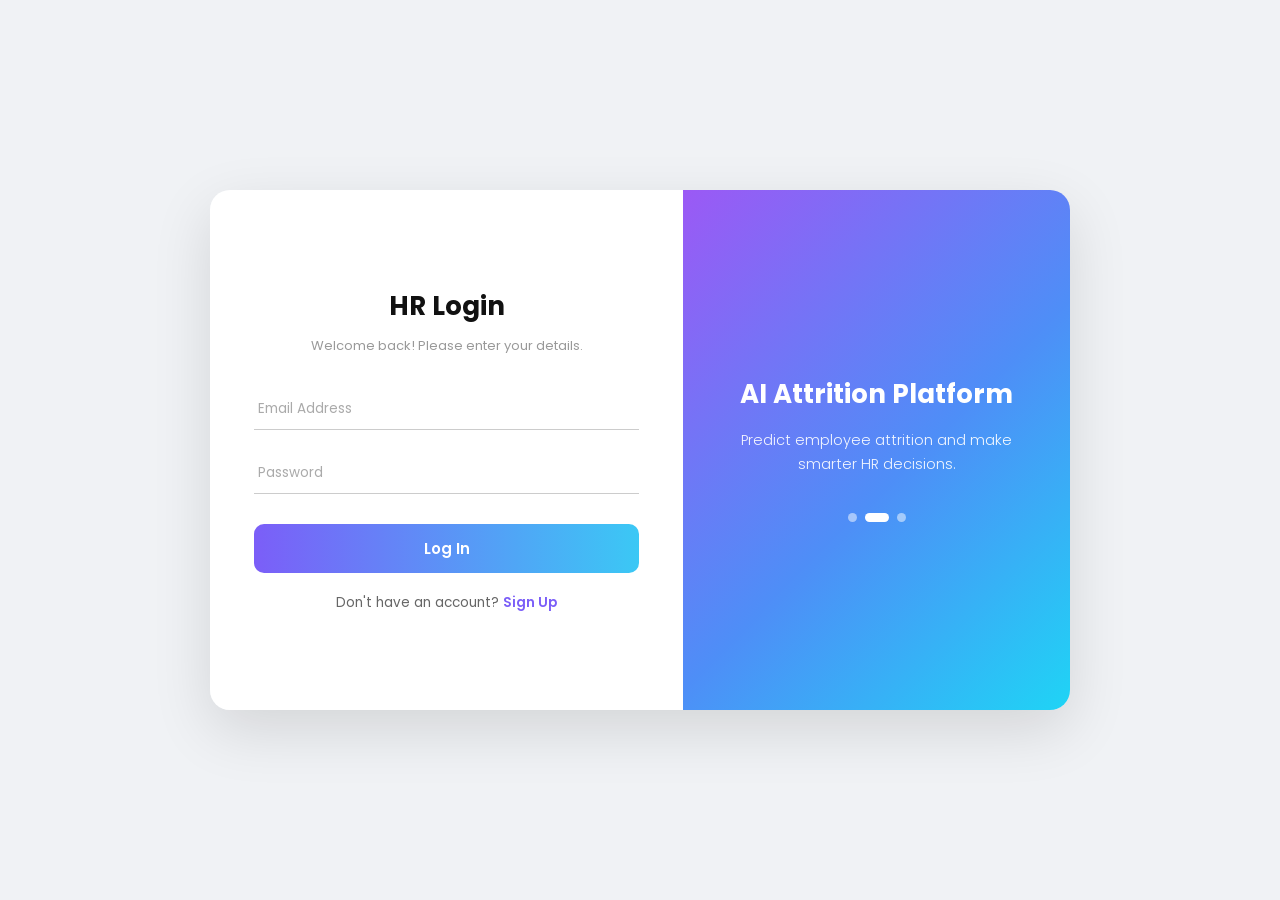
<file: templates/login.html>
<!DOCTYPE html>
<html lang="en">
<head>
    <meta charset="UTF-8">
    <meta name="viewport" content="width=device-width, initial-scale=1.0">
    <title>HR Login</title>

    <!-- Same font as signup page -->
    <link href="https://fonts.googleapis.com/css2?family=Poppins:wght@300;400;500;600;700&display=swap" rel="stylesheet">

    <style>
        /* ── Reset and base ── */
        * {
            margin: 0;
            padding: 0;
            box-sizing: border-box;
        }

        body {
            font-family: 'Poppins', sans-serif;
            background-color: #f0f2f5;
            min-height: 100vh;
            display: flex;
            align-items: center;
            justify-content: center;
        }

        /* ── Main card ── */
        .card {
            display: flex;
            width: 860px;
            min-height: 520px;
            border-radius: 20px;
            overflow: hidden;
            box-shadow: 0 20px 60px rgba(0, 0, 0, 0.12);
        }

        /* ── Left side - login form ── */
        .form-side {
            background: #ffffff;
            width: 55%;
            padding: 56px 44px;
            display: flex;
            flex-direction: column;
            justify-content: center;
        }

        .form-side h2 {
            font-size: 26px;
            font-weight: 700;
            color: #111;
            margin-bottom: 10px;
            text-align: center;
        }

        /* small subtitle below heading */
        .form-side p.subtitle {
            text-align: center;
            font-size: 13px;
            color: #999;
            margin-bottom: 32px;
        }

        /* ── Input fields ── */
        .input-group {
            margin-bottom: 22px;
        }

        .input-group input {
            width: 100%;
            border: none;
            border-bottom: 1.5px solid #ccc;
            padding: 10px 4px;
            font-size: 14px;
            font-family: 'Poppins', sans-serif;
            color: #333;
            background: transparent;
            outline: none;
            transition: border-color 0.3s;
        }

        /* highlight when clicked */
        .input-group input:focus {
            border-bottom-color: #7b5ef8;
        }

        .input-group input::placeholder {
            color: #aaa;
            font-size: 13.5px;
        }

        /* ── Login button ── */
        .btn-login {
            width: 100%;
            padding: 13px;
            margin-top: 8px;
            border: none;
            border-radius: 10px;
            background: linear-gradient(to right, #7b5ef8, #3bc8f5);
            color: white;
            font-size: 15px;
            font-weight: 600;
            font-family: 'Poppins', sans-serif;
            cursor: pointer;
            transition: opacity 0.2s;
        }

        .btn-login:hover {
            opacity: 0.88;
        }

        /* ── Signup link at bottom ── */
        .signup-link {
            text-align: center;
            margin-top: 20px;
            font-size: 13.5px;
            color: #666;
        }

        .signup-link a {
            color: #7b5ef8;
            font-weight: 600;
            text-decoration: none;
        }

        .signup-link a:hover {
            text-decoration: underline;
        }

        /* ── Error message box ── */
        .error-msg {
            background: #fff0f0;
            color: #e53e3e;
            border: 1px solid #fca5a5;
            border-radius: 8px;
            padding: 10px 14px;
            font-size: 13px;
            margin-bottom: 16px;
            display: none; /* hidden until needed */
        }

        /* ── Right side - blue gradient panel ── */
        .info-side {
            width: 45%;
            background: linear-gradient(135deg, #9b59f5 0%, #4e8ef7 55%, #1fd4f5 100%);
            display: flex;
            flex-direction: column;
            align-items: center;
            justify-content: center;
            padding: 48px 36px;
            text-align: center;
            color: white;
        }

        .info-side h1 {
            font-size: 26px;
            font-weight: 700;
            margin-bottom: 16px;
            line-height: 1.3;
        }

        .info-side p {
            font-size: 14.5px;
            font-weight: 300;
            line-height: 1.7;
            opacity: 0.92;
        }

        /* decorative dots - same as signup page */
        .dots {
            display: flex;
            gap: 8px;
            margin-top: 36px;
        }

        .dots span {
            width: 9px;
            height: 9px;
            border-radius: 50%;
            background: rgba(255, 255, 255, 0.5);
        }

        .dots span.active {
            background: white;
            width: 24px;
            border-radius: 5px;
        }
    </style>
</head>
<body>

<div class="card">

    <!-- ── Left: Login Form ── -->
    <div class="form-side">

        <h2>HR Login</h2>
        <p class="subtitle">Welcome back! Please enter your details.</p>

        <!-- Error box - shown if login fails -->
        <div class="error-msg" id="errorMsg"></div>

        <!-- Form sends data to /login using POST (safe) -->
        <form action="/login" method="POST" id="loginForm">

            <div class="input-group">
                <input type="email" name="email" placeholder="Email Address" required>
            </div>

            <div class="input-group">
                <input type="password" name="password" placeholder="Password" required>
            </div>

            <button type="submit" class="btn-login">Log In</button>

        </form>

        <!-- Link for users who don't have an account yet -->
        <div class="signup-link">
            Don't have an account? <a href="/signup">Sign Up</a>
        </div>

    </div>

    <!-- ── Right: Info Panel (same as signup) ── -->
    <div class="info-side">

        <h1>AI Attrition Platform</h1>
        <p>Predict employee attrition and make smarter HR decisions.</p>

        <!-- decorative dots -->
        <div class="dots">
            <span></span>
            <span class="active"></span>
            <span></span>
        </div>

    </div>

</div>

<script>
    // Handle login form submission
    const form = document.getElementById("loginForm");

    form.addEventListener("submit", async function(e) {
        e.preventDefault(); // stop normal form submit

        // Collect email and password
        const formData = new FormData(form);

        // Send to /login using fetch
        const response = await fetch("/login", {
            method: "POST",
            body: formData
        });

        // If login worked, Flask redirects to dashboard
        if (response.redirected) {
            window.location.href = response.url;
            return;
        }

        // If login failed, show the error message
        if (!response.ok) {
            const data = await response.json();
            const errorBox = document.getElementById("errorMsg");
            errorBox.style.display = "block";
            errorBox.textContent = data.message || "Invalid email or password.";
        }
    });
</script>

</body>
</html>
</file>
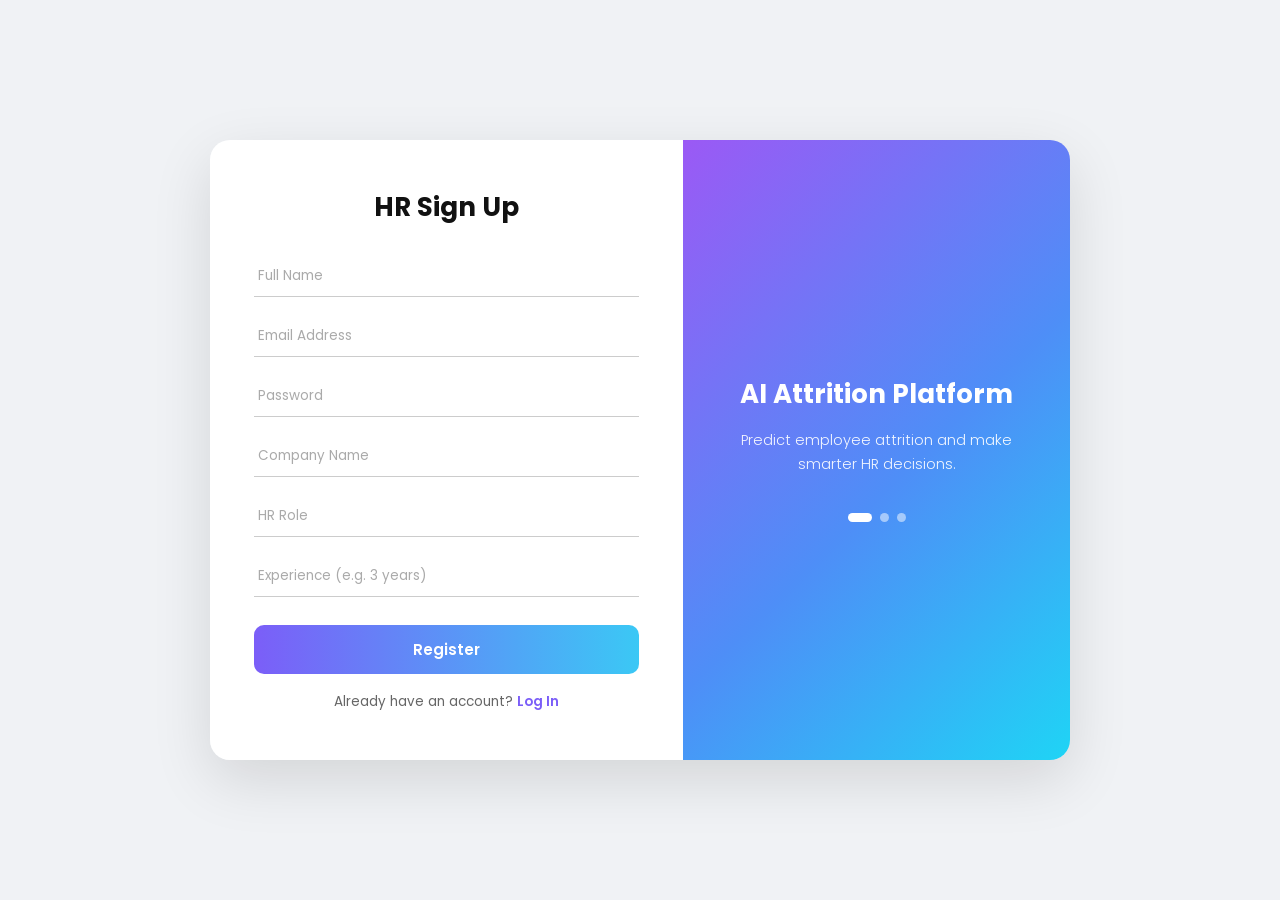
<file: templates/signup.html>
<!DOCTYPE html>
<html lang="en">
<head>
    <meta charset="UTF-8">
    <meta name="viewport" content="width=device-width, initial-scale=1.0">
    <title>HR Sign Up</title>

    <!-- Google Font - clean and readable -->
    <link href="https://fonts.googleapis.com/css2?family=Poppins:wght@300;400;500;600;700&display=swap" rel="stylesheet">

    <style>
        /* ── Reset and base ── */
        * {
            margin: 0;
            padding: 0;
            box-sizing: border-box;
        }

        body {
            font-family: 'Poppins', sans-serif;
            background-color: #f0f2f5;
            min-height: 100vh;
            display: flex;
            align-items: center;
            justify-content: center;
        }

        /* ── Main card wrapper ── */
        .card {
            display: flex;
            width: 860px;
            min-height: 580px;
            border-radius: 20px;
            overflow: hidden;
            box-shadow: 0 20px 60px rgba(0, 0, 0, 0.12);
        }

        /* ── Left side - the form ── */
        .form-side {
            background: #ffffff;
            width: 55%;
            padding: 48px 44px;
            display: flex;
            flex-direction: column;
            justify-content: center;
        }

        .form-side h2 {
            font-size: 26px;
            font-weight: 700;
            color: #111;
            margin-bottom: 28px;
            text-align: center;
        }

        /* ── Input fields ── */
        .input-group {
            margin-bottom: 18px;
        }

        .input-group input {
            width: 100%;
            border: none;
            border-bottom: 1.5px solid #ccc;
            padding: 10px 4px;
            font-size: 14px;
            font-family: 'Poppins', sans-serif;
            color: #333;
            background: transparent;
            outline: none;
            transition: border-color 0.3s;
        }

        /* highlight input when user clicks on it */
        .input-group input:focus {
            border-bottom-color: #7b5ef8;
        }

        .input-group input::placeholder {
            color: #aaa;
            font-size: 13.5px;
        }

        /* ── Register button ── */
        .btn-register {
            width: 100%;
            padding: 13px;
            margin-top: 10px;
            border: none;
            border-radius: 10px;
            background: linear-gradient(to right, #7b5ef8, #3bc8f5);
            color: white;
            font-size: 15px;
            font-weight: 600;
            font-family: 'Poppins', sans-serif;
            cursor: pointer;
            transition: opacity 0.2s;
        }

        .btn-register:hover {
            opacity: 0.88;
        }

        /* ── Login link at the bottom ── */
        .login-link {
            text-align: center;
            margin-top: 18px;
            font-size: 13.5px;
            color: #666;
        }

        .login-link a {
            color: #7b5ef8;
            font-weight: 600;
            text-decoration: none;
        }

        .login-link a:hover {
            text-decoration: underline;
        }

        /* ── Error message box (shown if signup fails) ── */
        .error-msg {
            background: #fff0f0;
            color: #e53e3e;
            border: 1px solid #fca5a5;
            border-radius: 8px;
            padding: 10px 14px;
            font-size: 13px;
            margin-bottom: 16px;
            display: none; /* hidden by default */
        }

        /* ── Right side - the blue panel ── */
        .info-side {
            width: 45%;
            background: linear-gradient(135deg, #9b59f5 0%, #4e8ef7 55%, #1fd4f5 100%);
            display: flex;
            flex-direction: column;
            align-items: center;
            justify-content: center;
            padding: 48px 36px;
            text-align: center;
            color: white;
        }

        .info-side h1 {
            font-size: 26px;
            font-weight: 700;
            margin-bottom: 16px;
            line-height: 1.3;
        }

        .info-side p {
            font-size: 14.5px;
            font-weight: 300;
            line-height: 1.7;
            opacity: 0.92;
        }

        /* small decorative dots on right panel */
        .dots {
            display: flex;
            gap: 8px;
            margin-top: 36px;
        }

        .dots span {
            width: 9px;
            height: 9px;
            border-radius: 50%;
            background: rgba(255,255,255,0.5);
        }

        .dots span.active {
            background: white;
            width: 24px;
            border-radius: 5px;
        }
    </style>
</head>
<body>

<div class="card">

    <!-- ── Left: Signup Form ── -->
    <div class="form-side">

        <h2>HR Sign Up</h2>

        <!-- Error message shown if something goes wrong -->
        <div class="error-msg" id="errorMsg"></div>

        <!-- The form sends data to /signup using POST method (safe) -->
        <form action="/signup" method="POST" id="signupForm">

            <div class="input-group">
                <input type="text" name="username" placeholder="Full Name" required>
            </div>

            <div class="input-group">
                <input type="email" name="email" placeholder="Email Address" required>
            </div>

            <div class="input-group">
                <input type="password" name="password" placeholder="Password" required>
            </div>

            <div class="input-group">
                <input type="text" name="company" placeholder="Company Name">
            </div>

            <div class="input-group">
                <input type="text" name="designation" placeholder="HR Role">
            </div>

            <div class="input-group">
                <input type="text" name="experience" placeholder="Experience (e.g. 3 years)">
            </div>

            <button type="submit" class="btn-register">Register</button>

        </form>

        <!-- Login link for users who already have an account -->
        <div class="login-link">
            Already have an account? <a href="/login">Log In</a>
        </div>

    </div>

    <!-- ── Right: Info Panel ── -->
    <div class="info-side">

        <h1>AI Attrition Platform</h1>
        <p>Predict employee attrition and make smarter HR decisions.</p>

        <!-- small decorative dots -->
        <div class="dots">
            <span class="active"></span>
            <span></span>
            <span></span>
        </div>

    </div>

</div>

<script>
    // Show error message if Flask returns an error response
    const form = document.getElementById("signupForm");

    form.addEventListener("submit", async function(e) {
        e.preventDefault(); // stop normal form submit

        // Collect all form values
        const formData = new FormData(form);

        // Send form to /signup using fetch
        const response = await fetch("/signup", {
            method: "POST",
            body: formData
        });

        // If signup worked, Flask will redirect — follow it
        if (response.redirected) {
            window.location.href = response.url;
            return;
        }

        // If something went wrong, show the error message
        if (!response.ok) {
            const data = await response.json();
            const errorBox = document.getElementById("errorMsg");
            errorBox.style.display = "block";
            errorBox.textContent = data.message || "Something went wrong. Please try again.";
        }
    });
</script>

</body>
</html>
</file>
